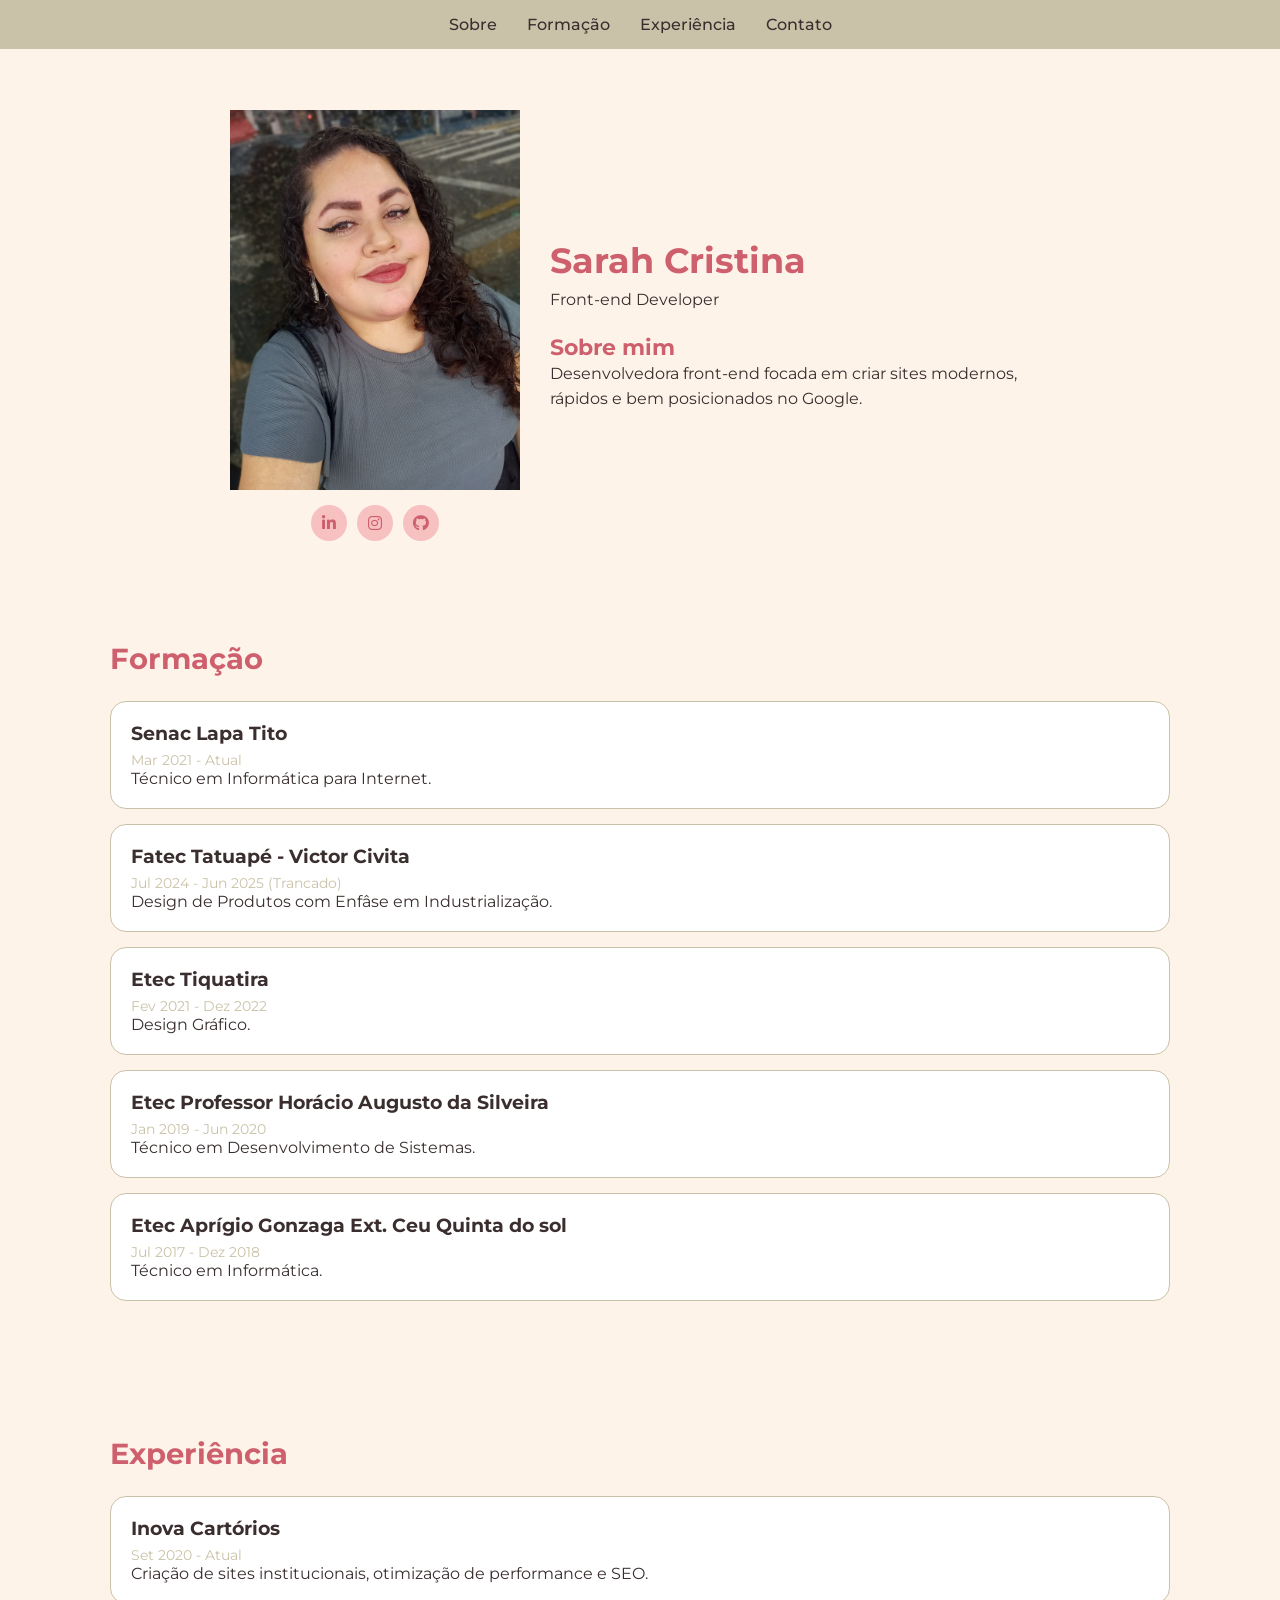
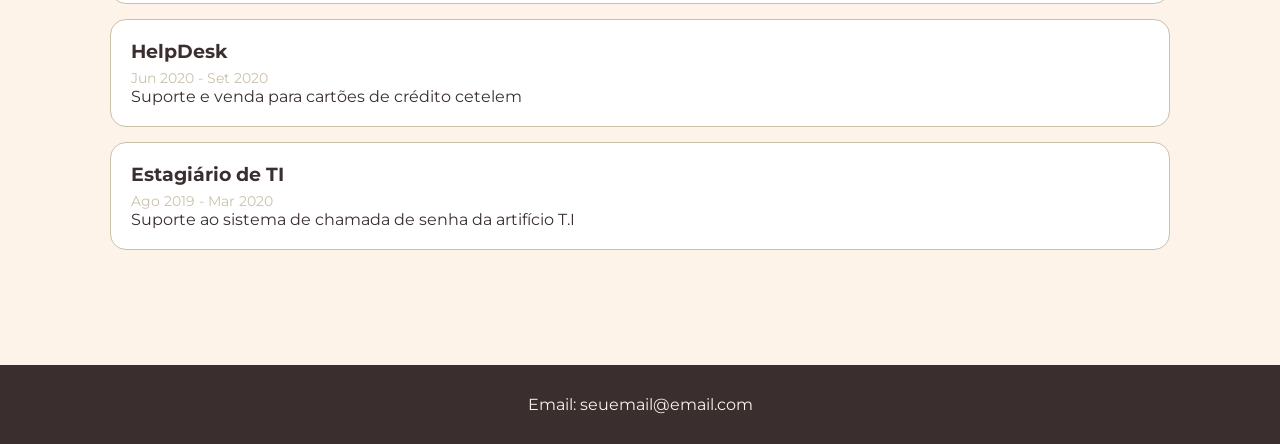
<file: curriculo.html>
<!DOCTYPE html>
<html lang="pt-BR">

<head>
    <meta charset="UTF-8">
    <meta name="viewport" content="width=device-width, initial-scale=1.0">

    <title>Currículo - Sarah</title>

    <!-- Montserrat -->
    <link href="https://fonts.googleapis.com/css2?family=Montserrat:wght@300;400;500;600&display=swap" rel="stylesheet">
<link rel="stylesheet" href="https://cdnjs.cloudflare.com/ajax/libs/font-awesome/6.5.0/css/all.min.css">
    <link rel="stylesheet" href="assets/css/style.css">
</head>

<body>

    <header class="menu">
        <nav>
            <ul>
                <li><a href="#sobre">Sobre</a></li>
                <li><a href="#form">Formação</a></li>
                <li><a href="#exp">Experiência</a></li>
                <li><a href="#contato">Contato</a></li>
            </ul>
        </nav>
    </header>

    <main>

        <!-- HERO -->
        <section class="perfil">
            <div class="eu">
                <img src="assets/img/eu.jpg" alt="Foto Sarah">
                <ul class="redes">
                    <li><a href="https://www.linkedin.com/in/sarah-cristina/" target=""><i class="fa-brands fa-linkedin-in"></i></a></li>
                    <li><a href="https://www.instagram.com/sarinha.psd/" target=""><i class="fa-brands fa-instagram"></i></a></li>
                    <li><a href="https://github.com/sarinha156?tab=overview&from=2019-12-01&to=2019-12-31" target=""><i class="fa-brands fa-github"></i></a></li>


                </ul>
            </div>
            <div class="descricao">
                <h1>Sarah Cristina</h1>
                <p>Front-end Developer</p>

                <h2>Sobre mim</h2>
                <p>
                    Desenvolvedora front-end focada em criar sites modernos, rápidos e bem posicionados no Google.
                </p>
            </div>
        </section>

        <!-- Formação -->
        <section id="form" class="section">
            <h2>Formação</h2>

            <article class="card">
                <h3>Senac Lapa Tito</h3>
                <span>Mar 2021 - Atual</span>
                <p>Técnico em Informática para Internet.</p>
            </article>

            <article class="card">
                <h3>Fatec Tatuapé - Victor Civita</h3>
                <span>Jul 2024 - Jun 2025 (Trancado)</span>
                <p>Design de Produtos com Enfâse em Industrialização.</p>
            </article>


            <article class="card">
                <h3>Etec Tiquatira</h3>
                <span>Fev 2021 - Dez 2022</span>
                <p>Design Gráfico.</p>
            </article>

            <article class="card">
                <h3>Etec Professor Horácio Augusto da Silveira</h3>
                <span>Jan 2019 - Jun 2020</span>
                <p>Técnico em Desenvolvimento de Sistemas.</p>
            </article>

            <article class="card">
                <h3>Etec Aprígio Gonzaga Ext. Ceu Quinta do sol</h3>
                <span>Jul 2017 - Dez 2018</span>
                <p>Técnico em Informática.</p>
            </article>
        </section>

        <!-- Experiência -->
        <section id="exp" class="section">
            <h2>Experiência</h2>

            <article class="card">
                <h3>Inova Cartórios</h3>
                <span>Set 2020 - Atual</span>
                <p>Criação de sites institucionais, otimização de performance e SEO.</p>
            </article>

            <article class="card">
                <h3>HelpDesk</h3>
                <span>Jun 2020 - Set 2020</span>
                <p>Suporte e venda para cartões de crédito cetelem</p>
            </article>

            <article class="card">
                <h3>Estagiário de TI</h3>
                <span>Ago 2019 - Mar 2020</span>
                <p>Suporte ao sistema de chamada de senha da artifício T.I</p>
            </article>
        </section>
    </main>

    <footer id="contato">
        <p>Email: seuemail@email.com</p>
    </footer>

</body>

</html>
</file>
<file: assets/css/style.css>
* {
    margin: 0;
    padding: 0;
    box-sizing: border-box;
}
 
:root {
    --bg: #FDF3E9;
    --primary: #CE5F6D;
    --secondary: #F7C0C1;
    --neutral: #C9C2A8;
    --text: #3a2e2e;
}
  
body {
    font-family: 'Montserrat', sans-serif;
    background: var(--bg);
    color: var(--text);
    position: relative;
    overflow-x: hidden;
}

a {
    text-decoration: none;
    color: inherit;
}
  
.menu {
    position: fixed;
    width: 100%;
    top: 0;
    padding: 15px 0;
    z-index: 10;
    background: var(--neutral); 
}

.menu ul {
    display: flex;
    justify-content: center;
    gap: 30px;
    list-style: none;
}

.menu a {
    color: var(--text);
    font-weight: 500;
    position: relative;
}

/* underline animado */
.menu a::after {
    content: "";
    position: absolute;
    width: 0;
    height: 2px;
    background: var(--primary);
    left: 0;
    bottom: -4px;
    transition: 0.3s;
}

.menu a:hover::after {
    width: 100%;
}
 
/* PERFIL */
.perfil {
    min-height: 50vh;
    display: flex;
    justify-content: center;
    align-items: center;
    gap: 30px;

    margin-top: 70px;
    padding: 40px 20px;

    position: relative;
    z-index: 1;
}

/* BLOCO FOTO */
.eu {
    display: flex;
    flex-direction: column;
    align-items: center;
}

/* FOTO */
.perfil img {
    width: 290px;
    height: 380px;  
    transition: 0.3s;
}

.perfil img:hover {
    transform: scale(1.03);
}

/* REDES */
.redes {
    display: flex;
    gap: 10px;
    margin-top: 15px;
}

.redes li {
    list-style: none;
}

.redes a {
    width: 36px;
    height: 36px;

    display: flex;
    align-items: center;
    justify-content: center;

    background: var(--secondary);
    border-radius: 50%;
    color: var(--primary);

    transition: 0.3s;
}

.redes a:hover {
    background: var(--primary);
    color: #fff;
    transform: translateY(-3px);
}
 
.descricao {
    max-width: 500px;
}

.descricao h1 {
    font-size: 2.2rem;
    margin-bottom: 5px;
    color: var(--primary);
}

.cargo {
    font-weight: 500;
    color: var(--text);
    margin-bottom: 10px;
}
 
.info {
    list-style: none;
    margin-bottom: 15px;
}

.info li {
    display: flex;
    align-items: center;
    gap: 8px;
    font-size: 0.95rem;
    margin-bottom: 6px;
    color: var(--text);
}
.info li a:hover { 
    color: var(--primary);
}

.info i {
    color: var(--primary);
}
 
.descricao h2 {
    margin-top: 20px;
    font-size: 1.4rem;
    color: var(--primary);
}

.descricao p {
    line-height: 1.6;
}

.descricao h2 {
    margin-top: 20px;
    font-size: 1.4rem;
    color: var(--primary);
}
/* ================= MOBILE ================= */
@media (max-width: 768px) {

    .perfil {
        flex-direction: column;
        text-align: center;
        gap: 20px;
        padding: 30px 15px;
    }

    /* imagem menor */
    .perfil img {
        width: 200px;
        height: 260px;
    }

    /* centraliza redes */
    .redes {
        justify-content: center;
    }

    /* descrição ocupa tudo */
    .descricao {
        max-width: 100%;
    }

    .descricao h1 {
        font-size: 1.8rem;
    }

    .descricao h2 {
        font-size: 1.2rem;
    }

    /* info centralizada */
    .info {
        display: flex;
        flex-direction: column;
        align-items: center;
    }

    .info li {
        justify-content: center;
        text-align: center;
    }

}
.section {
    padding: 60px 20px;
    max-width: 1100px;
    margin: auto;
    position: relative;
    z-index: 1;
}

.section h2 {
    font-size: 1.8rem;
    margin-bottom: 25px;
    color: var(--primary);
}

.card {
    background: #fff;
    border-radius: 16px;
    padding: 20px;
    margin-bottom: 15px;

    border: 1px solid var(--neutral);

    transition: 0.3s;
}

.card:hover {
    transform: translateY(-5px);
    border-color: var(--primary);
}

.card h3 {
    margin-bottom: 5px;
}

.card span {
    font-size: 0.9rem;
    color: var(--neutral);
}

footer {
    text-align: center;
    padding: 30px;
    margin-top: 40px;
    background: var(--text);
    display: flex;
    justify-content: center;
    align-items: center;
    flex-direction: column;
    color: var(--bg);
}

footer ul.info{
    display: flex;
    gap: 10px; 
    margin-bottom: 0px;
}
footer ul.info li{ 
    color: var(--bg);
}
.copy{
    font-size: 12px; 
    margin-top: 15px
}
.copy a{
    text-decoration: underline;
}
</file>
